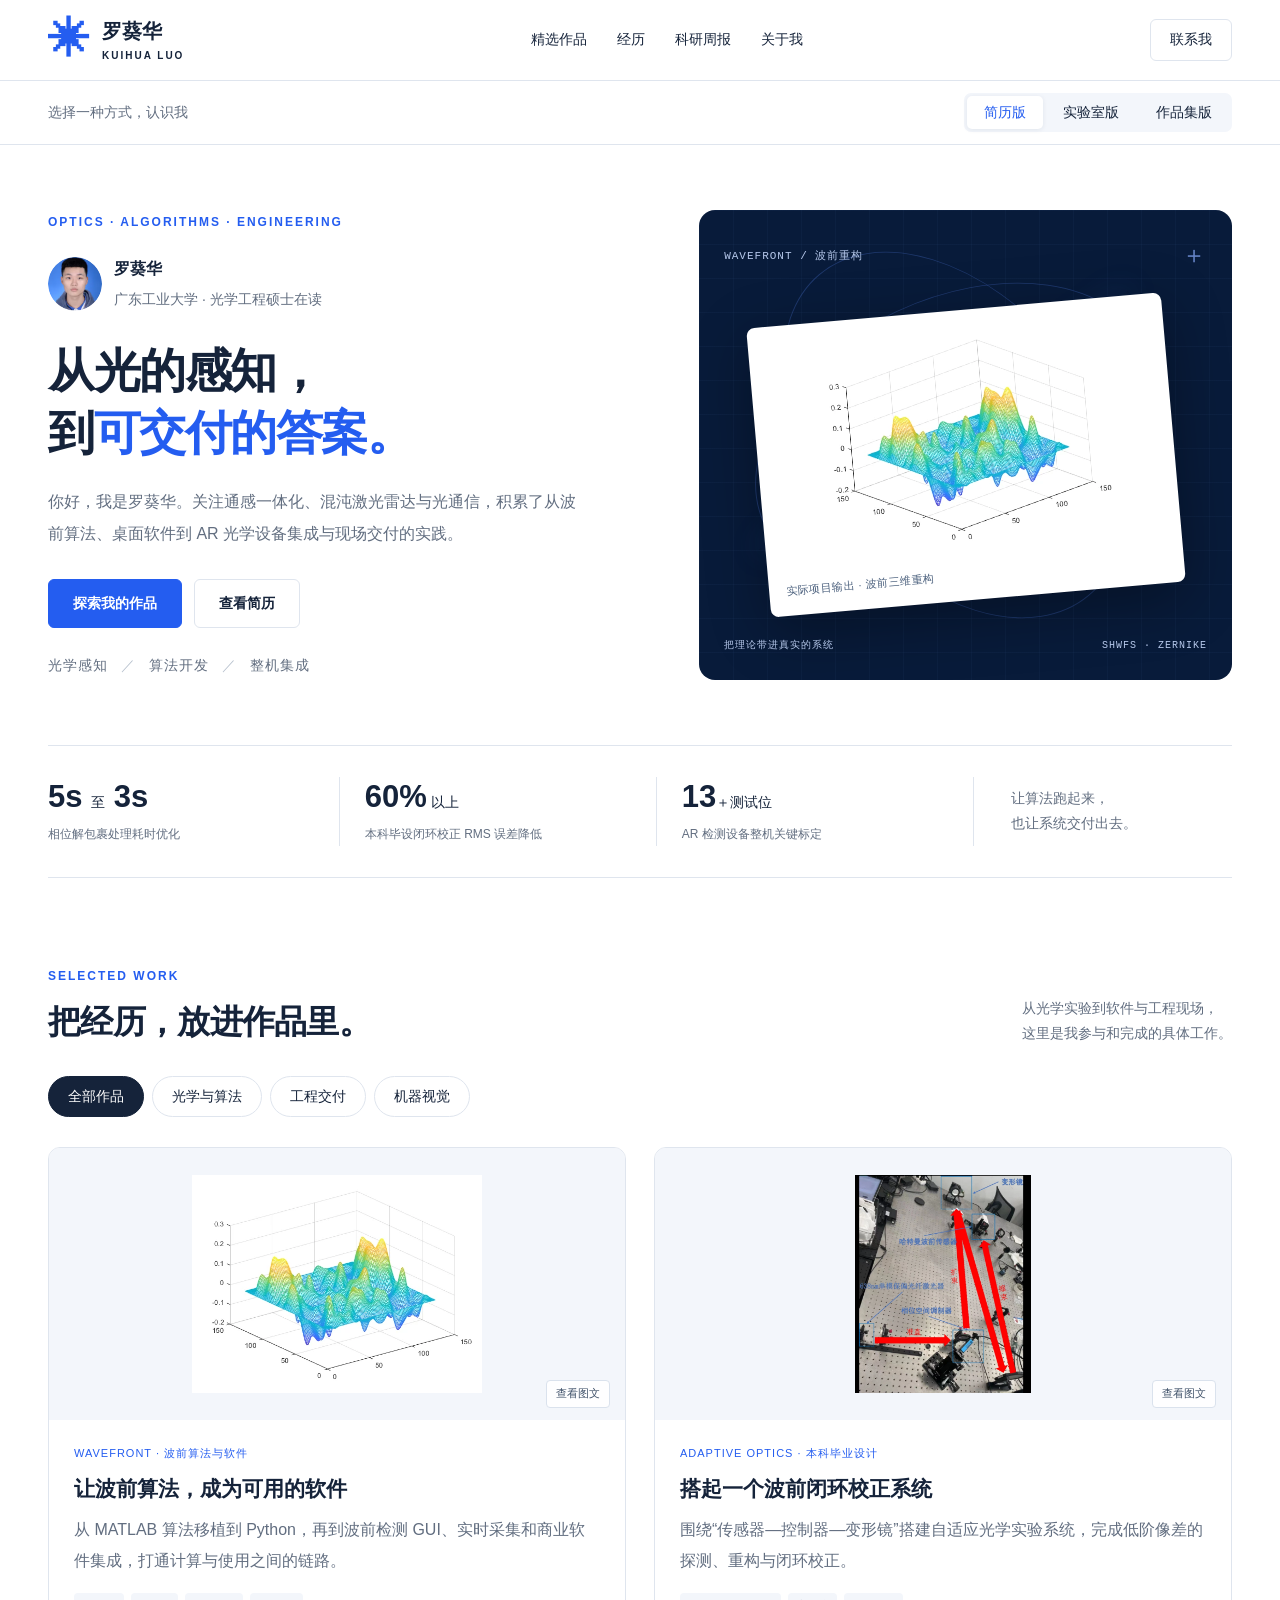
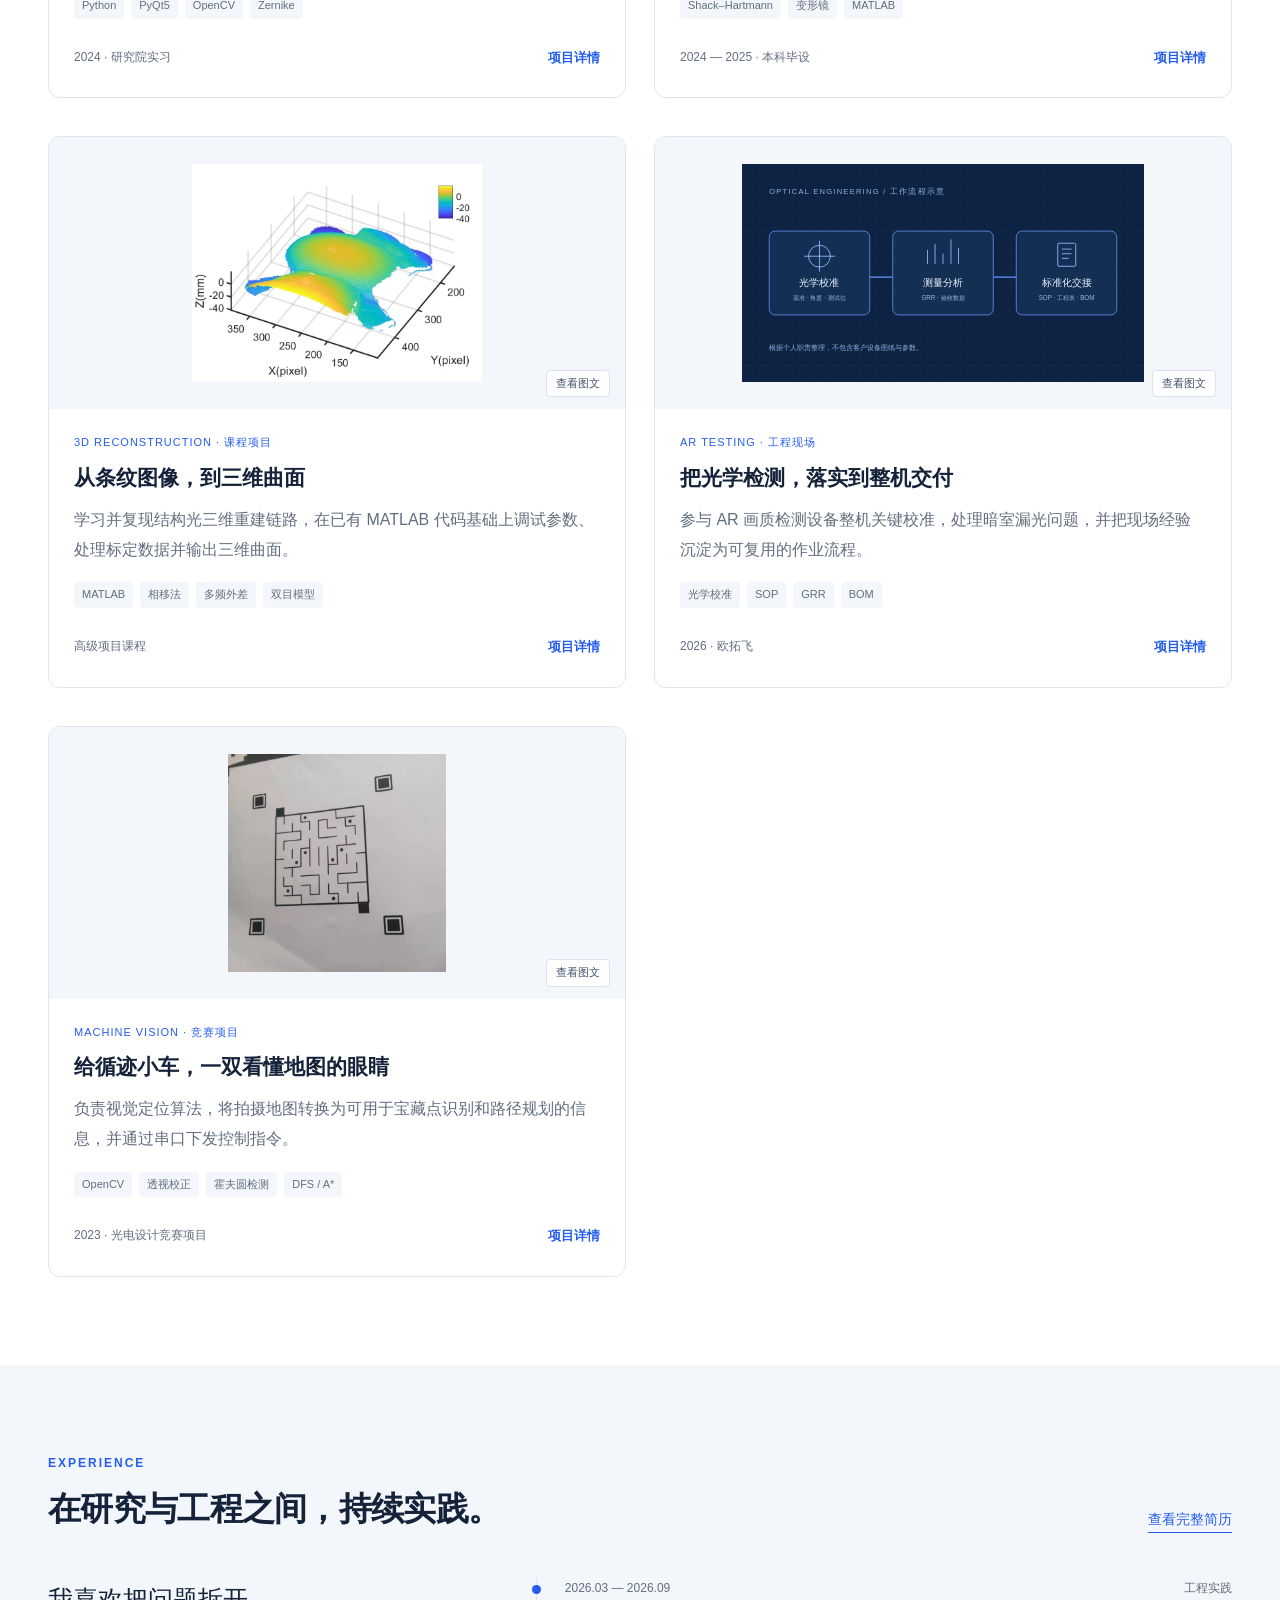
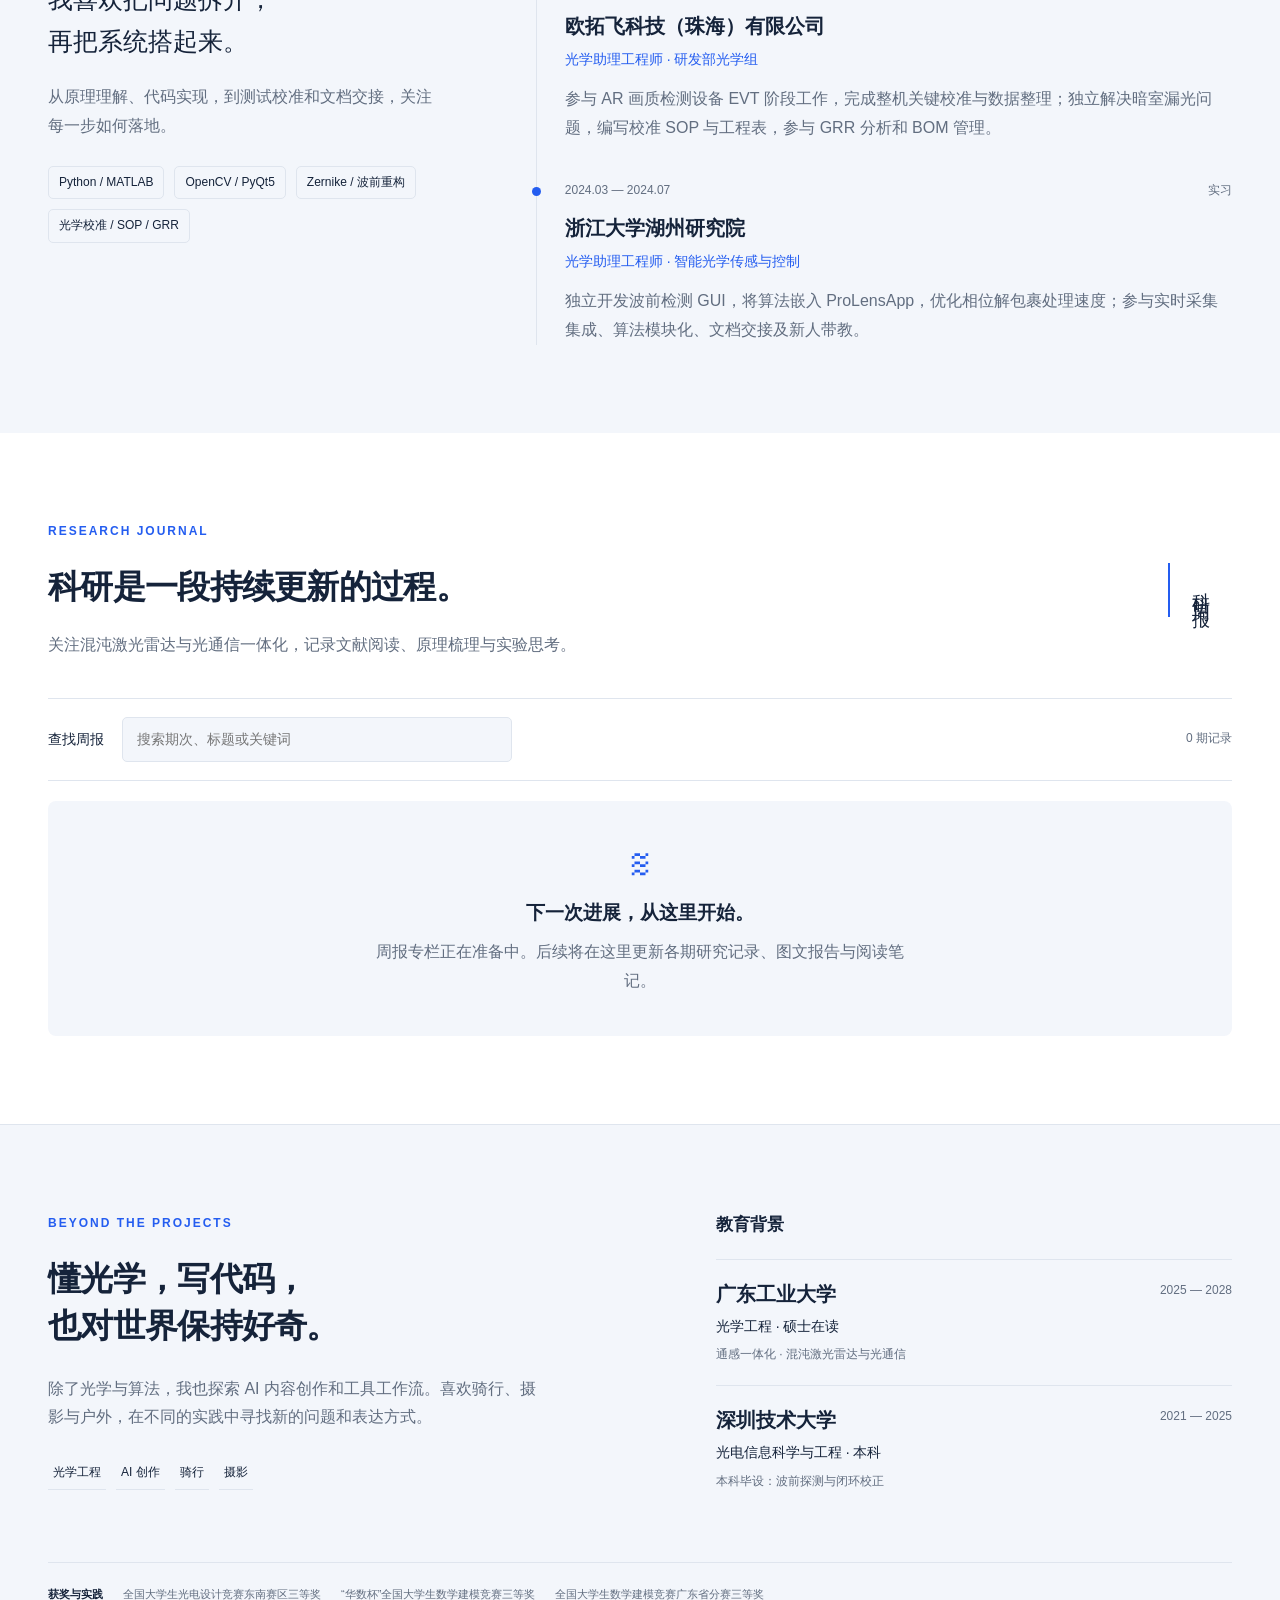
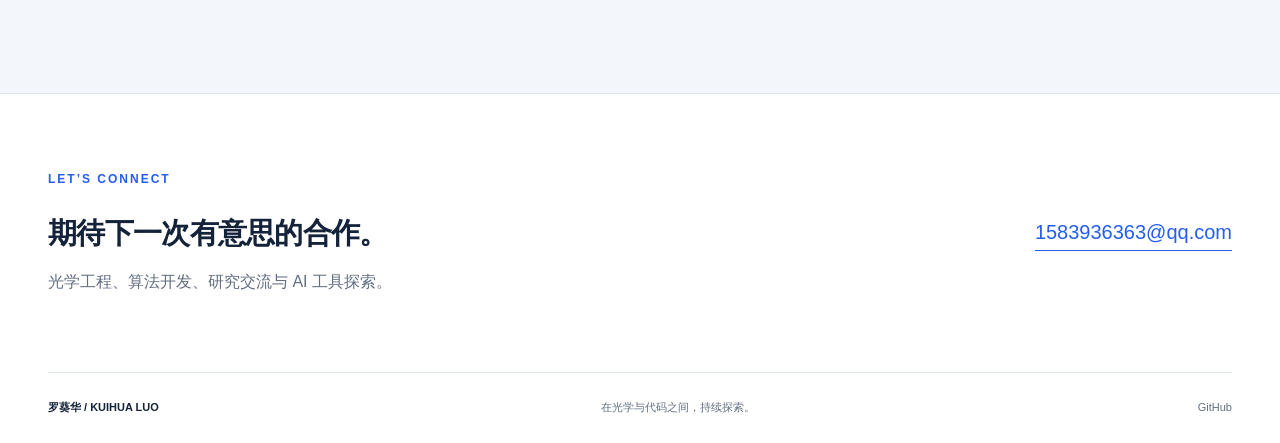
<file: index.html>
<!doctype html>
<html lang="zh-CN" data-view="resume">
<head><meta charset="UTF-8"><meta name="viewport" content="width=device-width,initial-scale=1"><meta name="description" content="罗葵华的个人主页：光学工程、波前传感与重构、AR 光学检测、机器视觉与科研记录。"><meta name="color-scheme" content="light dark"><title>罗葵华 · 光学工程与算法作品集</title><link rel="icon" href="assets/favicon.svg" type="image/svg+xml"><link rel="stylesheet" href="style.css"><script defer src="data/reports.js"></script><script defer src="app.js"></script></head>
<body>
<a class="skip" href="#main">跳到正文</a>
<header class="header"><div class="header-inner"><a class="brand" href="#home" aria-label="罗葵华主页"><span class="brand-symbol" aria-hidden="true">✳</span><span>罗葵华<span class="brand-en">KUIHUA LUO</span></span></a><nav aria-label="主导航"><a href="#work">精选作品</a><a href="#experience">经历</a><a href="#research">科研周报</a><a href="#about">关于我</a></nav><a class="header-contact" href="mailto:1583936363@qq.com">联系我</a></div></header>
<div class="view-bar"><div class="view-inner"><span>选择一种方式，认识我</span><div class="view-switch" role="group" aria-label="切换主页版本"><button data-view="resume" aria-pressed="true">简历版</button><button data-view="lab" aria-pressed="false">实验室版</button><button data-view="gallery" aria-pressed="false">作品集版</button></div></div></div>
<main id="main">
<section class="hero wrap" id="home"><div class="hero-copy"><div class="eyebrow">OPTICS · ALGORITHMS · ENGINEERING</div><div class="person"><img src="assets/portrait.png" width="54" height="54" alt="罗葵华证件照"><span>罗葵华<span>广东工业大学 · 光学工程硕士在读</span></span></div><h1>从光的感知，<br>到<span>可交付的答案。</span></h1><p class="intro">你好，我是罗葵华。关注通感一体化、混沌激光雷达与光通信，积累了从波前算法、桌面软件到 AR 光学设备集成与现场交付的实践。</p><div class="hero-actions"><a class="button primary" href="#work">探索我的作品</a><a class="button secondary" href="resume.html" target="_blank" rel="noopener">查看简历</a></div><div class="hero-note">光学感知 <span>／</span> 算法开发 <span>／</span> 整机集成</div></div><div class="hero-art"><div class="art-top"><span>WAVEFRONT / 波前重构</span><span class="art-cross">＋</span></div><div class="orbit orbit-one"></div><div class="orbit orbit-two"></div><div class="beam"></div><div class="art-grid"></div><figure class="hero-figure"><img src="assets/wavefront.webp" alt="本人项目资料中的波前三维重构结果" width="560" height="420"><figcaption>实际项目输出 · 波前三维重构</figcaption></figure><div class="art-bottom"><span>把理论带进真实的系统</span><span>SHWFS · ZERNIKE</span></div></div></section>
<section class="proof wrap" aria-label="实践成果"><div><strong>5s <span>至</span> 3s</strong><p>相位解包裹处理耗时优化</p></div><div><strong>60%<span> 以上</span></strong><p>本科毕设闭环校正 RMS 误差降低</p></div><div><strong>13<span>＋测试位</span></strong><p>AR 检测设备整机关键标定</p></div><p class="proof-note">让算法跑起来，<br>也让系统交付出去。</p></section>
<section class="section wrap works" id="work"><div class="section-head"><div><div class="eyebrow">SELECTED WORK</div><h2>把经历，放进作品里。</h2></div><p>从光学实验到软件与工程现场，<br>这里是我参与和完成的具体工作。</p></div><div class="filters" role="group" aria-label="筛选作品"><button data-filter="all" aria-pressed="true">全部作品</button><button data-filter="optics" aria-pressed="false">光学与算法</button><button data-filter="engineering" aria-pressed="false">工程交付</button><button data-filter="vision" aria-pressed="false">机器视觉</button></div><div class="project-grid" id="project-grid"></div><p class="result-empty" id="project-empty" hidden>这个分类暂时没有作品。</p></section>
<section class="experience-section" id="experience"><div class="wrap section"><div class="section-head"><div><div class="eyebrow">EXPERIENCE</div><h2>在研究与工程之间，持续实践。</h2></div><a class="text-link" href="resume.html" target="_blank" rel="noopener">查看完整简历</a></div><div class="experience-layout"><div class="experience-intro"><p>我喜欢把问题拆开，<br>再把系统搭起来。</p><span>从原理理解、代码实现，到测试校准和文档交接，关注每一步如何落地。</span><div class="skill-list"><span>Python / MATLAB</span><span>OpenCV / PyQt5</span><span>Zernike / 波前重构</span><span>光学校准 / SOP / GRR</span></div></div><div class="timeline"><article><div class="timeline-meta"><span>2026.03 — 2026.09</span><span>工程实践</span></div><h3>欧拓飞科技（珠海）有限公司</h3><p class="role">光学助理工程师 · 研发部光学组</p><p>参与 AR 画质检测设备 EVT 阶段工作，完成整机关键校准与数据整理；独立解决暗室漏光问题，编写校准 SOP 与工程表，参与 GRR 分析和 BOM 管理。</p></article><article><div class="timeline-meta"><span>2024.03 — 2024.07</span><span>实习</span></div><h3>浙江大学湖州研究院</h3><p class="role">光学助理工程师 · 智能光学传感与控制</p><p>独立开发波前检测 GUI，将算法嵌入 ProLensApp，优化相位解包裹处理速度；参与实时采集集成、算法模块化、文档交接及新人带教。</p></article></div></div></div></section>
<section class="section wrap research" id="research"><div class="research-heading"><div><div class="eyebrow">RESEARCH JOURNAL</div><h2>科研是一段持续更新的过程。</h2><p>关注混沌激光雷达与光通信一体化，记录文献阅读、原理梳理与实验思考。</p></div><span class="journal-label">科研周报</span></div><div class="journal-toolbar"><label for="report-search">查找周报</label><input id="report-search" type="search" placeholder="搜索期次、标题或关键词" autocomplete="off"><span id="report-count" aria-live="polite">0 期记录</span></div><div id="reports" aria-live="polite"></div><div id="journal-empty" class="journal-empty"><span class="journal-symbol" aria-hidden="true">≋</span><h3>下一次进展，从这里开始。</h3><p>周报专栏正在准备中。后续将在这里更新各期研究记录、图文报告与阅读笔记。</p></div></section>
<section class="about-section" id="about"><div class="section wrap"><div class="about-grid"><div><div class="eyebrow">BEYOND THE PROJECTS</div><h2>懂光学，写代码，<br>也对世界保持好奇。</h2><p>除了光学与算法，我也探索 AI 内容创作和工具工作流。喜欢骑行、摄影与户外，在不同的实践中寻找新的问题和表达方式。</p><div class="interest-tags"><span>光学工程</span><span>AI 创作</span><span>骑行</span><span>摄影</span></div></div><div class="education"><h3>教育背景</h3><article><span>2025 — 2028</span><h4>广东工业大学</h4><p>光学工程 · 硕士在读</p><small>通感一体化 · 混沌激光雷达与光通信</small></article><article><span>2021 — 2025</span><h4>深圳技术大学</h4><p>光电信息科学与工程 · 本科</p><small>本科毕设：波前探测与闭环校正</small></article></div></div><div class="awards"><span>获奖与实践</span><p>全国大学生光电设计竞赛东南赛区三等奖</p><p>“华数杯”全国大学生数学建模竞赛三等奖</p><p>全国大学生数学建模竞赛广东省分赛三等奖</p></div></div></section>
<section class="contact wrap" id="contact"><div><div class="eyebrow">LET’S CONNECT</div><h2>期待下一次有意思的合作。</h2><p>光学工程、算法开发、研究交流与 AI 工具探索。</p></div><a href="mailto:1583936363@qq.com" class="contact-mail">1583936363@qq.com</a></section>
</main><footer class="wrap"><a class="footer-name" href="#home">罗葵华 / KUIHUA LUO</a><p>在光学与代码之间，持续探索。</p><a href="https://github.com/KuiLGH/KuiLGH_Show" target="_blank" rel="noopener noreferrer">GitHub</a></footer>
<dialog id="project-dialog" aria-labelledby="dialog-title"><button class="dialog-close" id="dialog-close" aria-label="关闭项目详情">关闭 ×</button><div id="dialog-body"></div></dialog><script>try{const v=new URLSearchParams(location.search).get('view')||localStorage.getItem('lkh-home-view');if(['resume','lab','gallery'].includes(v))document.documentElement.dataset.view=v;}catch(e){}</script>
</body></html>
</file>
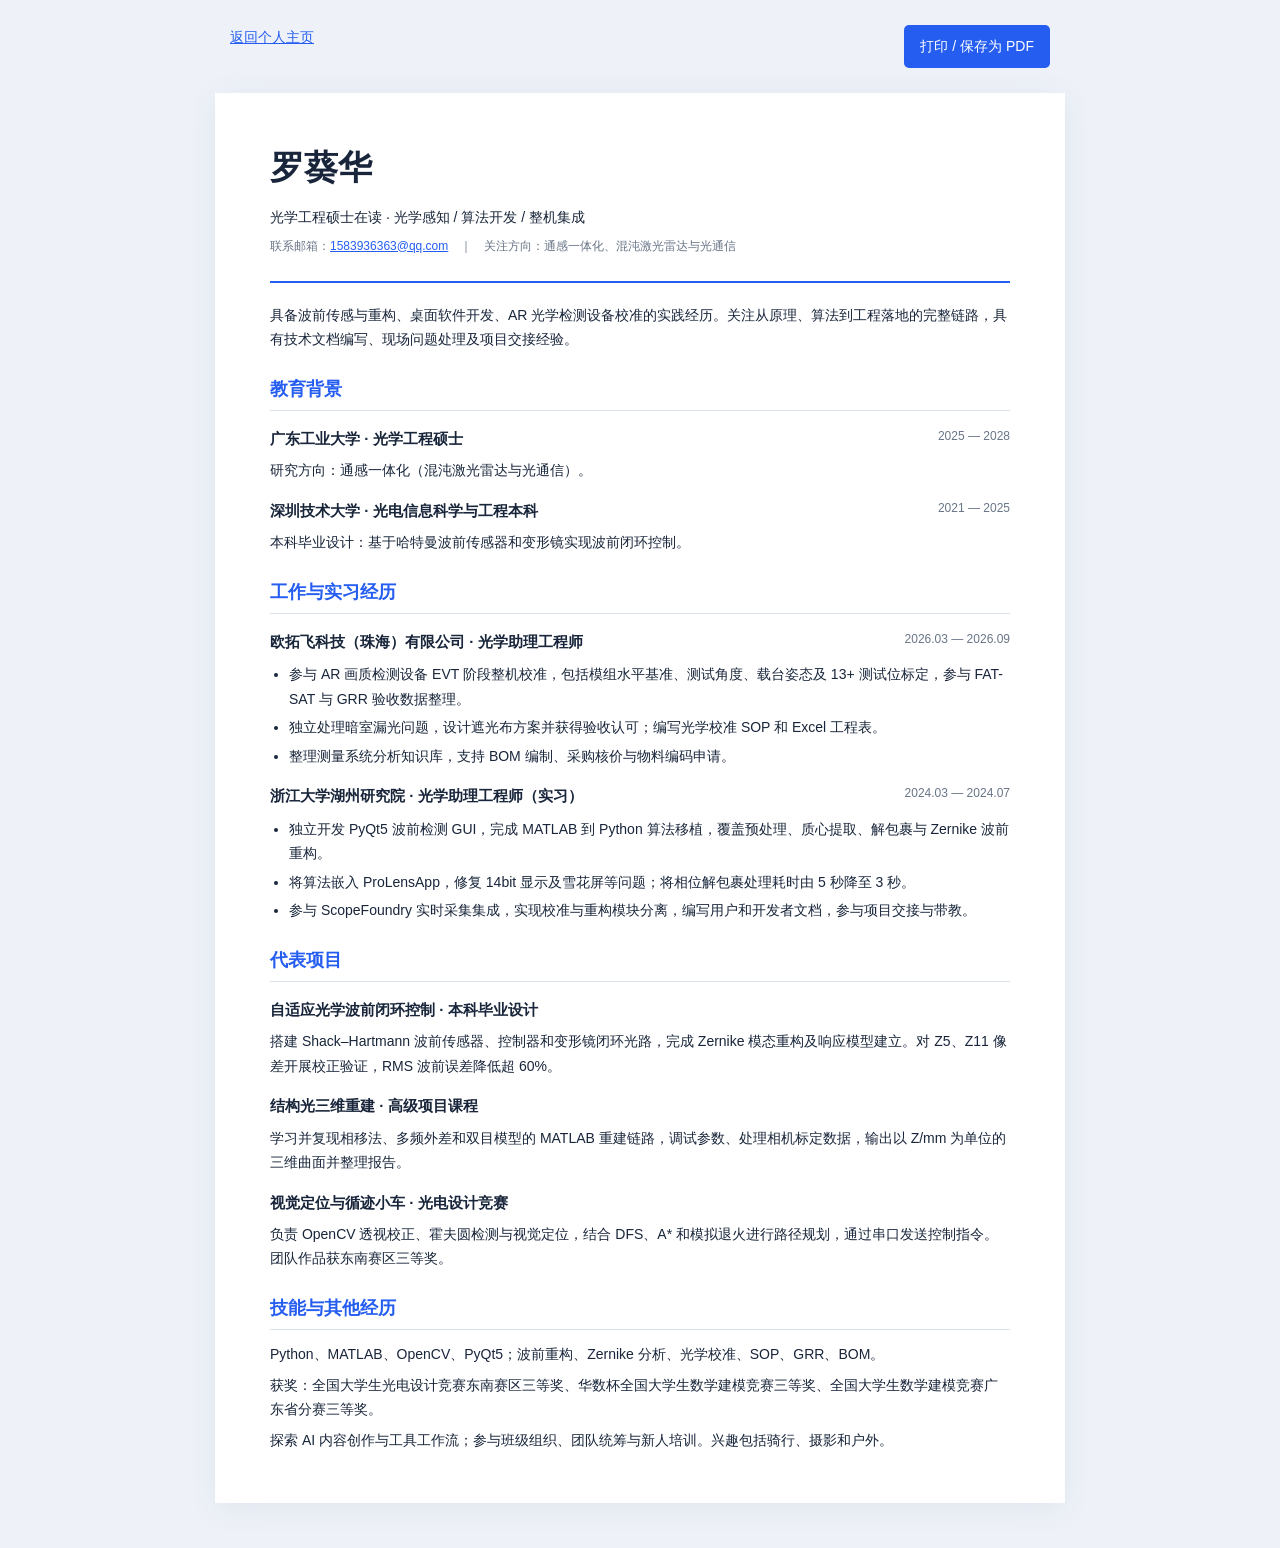
<file: resume.html>
<!doctype html><html lang="zh-CN"><head><meta charset="utf-8"><meta name="viewport" content="width=device-width,initial-scale=1"><title>罗葵华 · 个人简历</title><style>*{box-sizing:border-box}body{font-family:"Segoe UI","Microsoft YaHei",sans-serif;background:#eef2f8;color:#18253a;margin:0;font-size:14px;line-height:1.75}.toolbar{max-width:850px;margin:25px auto;display:flex;justify-content:space-between;padding:0 15px;gap:15px}button,a{font:inherit;color:#245df0}button{background:#245df0;color:white;border:0;border-radius:5px;padding:9px 16px;cursor:pointer}main{max-width:850px;margin:0 auto 45px;background:white;padding:45px 55px;box-shadow:0 5px 30px #1e345511}header{border-bottom:2px solid #245df0;padding-bottom:18px;margin-bottom:20px}h1{font-size:34px;margin:0 0 8px}h2{font-size:18px;color:#245df0;border-bottom:1px solid #dce3ed;padding-bottom:5px;margin:22px 0 12px}h3{font-size:15px;margin:15px 0 5px}p{margin:6px 0}ul{padding-left:19px;margin:7px 0}li{margin-bottom:4px}.meta{color:#687587;font-size:12px}.date{float:right;font-size:12px;font-weight:400;color:#687587}article{break-inside:avoid}@media(max-width:600px){main{padding:26px 22px}.date{float:none;display:block}}@media print{@page{size:A4;margin:13mm}body{background:white;font-size:10pt;line-height:1.55}.toolbar{display:none}main{max-width:none;margin:0;padding:0;box-shadow:none}h1{font-size:25pt}h2{font-size:13pt;margin-top:16px}h3{font-size:11pt}.meta,.date{font-size:9pt}a{color:inherit;text-decoration:none}}</style></head><body><div class="toolbar"><a href="index.html">返回个人主页</a><button type="button" onclick="window.print()">打印 / 保存为 PDF</button></div><main><header><h1>罗葵华</h1><p>光学工程硕士在读 · 光学感知 / 算法开发 / 整机集成</p><p class="meta">联系邮箱：<a href="mailto:1583936363@qq.com">1583936363@qq.com</a>　｜　关注方向：通感一体化、混沌激光雷达与光通信</p></header><p>具备波前传感与重构、桌面软件开发、AR 光学检测设备校准的实践经历。关注从原理、算法到工程落地的完整链路，具有技术文档编写、现场问题处理及项目交接经验。</p><h2>教育背景</h2><article><h3>广东工业大学 · 光学工程硕士<span class="date">2025 — 2028</span></h3><p>研究方向：通感一体化（混沌激光雷达与光通信）。</p><h3>深圳技术大学 · 光电信息科学与工程本科<span class="date">2021 — 2025</span></h3><p>本科毕业设计：基于哈特曼波前传感器和变形镜实现波前闭环控制。</p></article><h2>工作与实习经历</h2><article><h3>欧拓飞科技（珠海）有限公司 · 光学助理工程师<span class="date">2026.03 — 2026.09</span></h3><ul><li>参与 AR 画质检测设备 EVT 阶段整机校准，包括模组水平基准、测试角度、载台姿态及 13+ 测试位标定，参与 FAT-SAT 与 GRR 验收数据整理。</li><li>独立处理暗室漏光问题，设计遮光布方案并获得验收认可；编写光学校准 SOP 和 Excel 工程表。</li><li>整理测量系统分析知识库，支持 BOM 编制、采购核价与物料编码申请。</li></ul></article><article><h3>浙江大学湖州研究院 · 光学助理工程师（实习）<span class="date">2024.03 — 2024.07</span></h3><ul><li>独立开发 PyQt5 波前检测 GUI，完成 MATLAB 到 Python 算法移植，覆盖预处理、质心提取、解包裹与 Zernike 波前重构。</li><li>将算法嵌入 ProLensApp，修复 14bit 显示及雪花屏等问题；将相位解包裹处理耗时由 5 秒降至 3 秒。</li><li>参与 ScopeFoundry 实时采集集成，实现校准与重构模块分离，编写用户和开发者文档，参与项目交接与带教。</li></ul></article><h2>代表项目</h2><article><h3>自适应光学波前闭环控制 · 本科毕业设计</h3><p>搭建 Shack–Hartmann 波前传感器、控制器和变形镜闭环光路，完成 Zernike 模态重构及响应模型建立。对 Z5、Z11 像差开展校正验证，RMS 波前误差降低超 60%。</p></article><article><h3>结构光三维重建 · 高级项目课程</h3><p>学习并复现相移法、多频外差和双目模型的 MATLAB 重建链路，调试参数、处理相机标定数据，输出以 Z/mm 为单位的三维曲面并整理报告。</p></article><article><h3>视觉定位与循迹小车 · 光电设计竞赛</h3><p>负责 OpenCV 透视校正、霍夫圆检测与视觉定位，结合 DFS、A* 和模拟退火进行路径规划，通过串口发送控制指令。团队作品获东南赛区三等奖。</p></article><h2>技能与其他经历</h2><p>Python、MATLAB、OpenCV、PyQt5；波前重构、Zernike 分析、光学校准、SOP、GRR、BOM。</p><p>获奖：全国大学生光电设计竞赛东南赛区三等奖、华数杯全国大学生数学建模竞赛三等奖、全国大学生数学建模竞赛广东省分赛三等奖。</p><p>探索 AI 内容创作与工具工作流；参与班级组织、团队统筹与新人培训。兴趣包括骑行、摄影和户外。</p></main></body></html>
</file>
<file: style.css>
@charset "UTF-8";
:root{--bg:#fff;--text:#15233a;--muted:#626e80;--line:#dfe5ee;--soft:#f3f6fb;--accent:#245df0;--nav:#fff;--card:#fff;--hero:#081b3a;--radius:16px;font-family:Inter,"Segoe UI","Microsoft YaHei",sans-serif;color-scheme:light;scroll-behavior:smooth;scroll-padding-top:100px}*{box-sizing:border-box}body{margin:0;background:var(--bg);color:var(--text);font-size:16px;line-height:1.8;transition:background .25s,color .25s}a{color:inherit;text-decoration:none}button,input{font:inherit}button,a,input{-webkit-tap-highlight-color:transparent}button{cursor:pointer}button:focus-visible,a:focus-visible,input:focus-visible{outline:3px solid #648dff;outline-offset:5px}img{max-width:100%;display:block}button{color:inherit}h1,h2,h3,h4,p,figure{margin:0}h1,h2,h3,h4{line-height:1.4}button[hidden],[hidden]{display:none!important}.wrap{width:min(1200px,calc(100% - 96px));margin:auto}.header{background:var(--nav);border-bottom:1px solid var(--line);position:sticky;top:0;z-index:20}.header-inner{max-width:1440px;padding:18px 48px;margin:auto;display:flex;align-items:center;justify-content:space-between;gap:28px}.brand{display:flex;gap:12px;align-items:center;font-weight:700;font-size:20px;line-height:1.3}.brand-symbol{font-size:42px;line-height:1;color:var(--accent)}.brand-en{display:block;font-size:10px;letter-spacing:2px;margin-top:5px}.header nav{display:flex;gap:30px;font-size:14px}.header nav a:hover{color:var(--accent)}.header-contact{border:1px solid var(--line);border-radius:6px;padding:7px 19px;font-size:14px}.view-bar{border-bottom:1px solid var(--line)}.view-inner{max-width:1440px;padding:12px 48px;margin:auto;display:flex;justify-content:space-between;align-items:center;gap:16px}.view-inner>span{font-size:13px;color:var(--muted)}.view-switch{display:flex;background:var(--soft);padding:3px;border-radius:7px;gap:3px}.view-switch button{border:0;background:none;padding:6px 17px;border-radius:5px;font-size:14px;line-height:1.5}.view-switch button[aria-pressed=true]{background:var(--card);color:var(--accent);box-shadow:0 1px 5px #0a214314}.hero{display:grid;grid-template-columns:1.1fr 1fr;gap:65px;padding-top:65px;padding-bottom:65px;align-items:center}.eyebrow{font-size:12px;letter-spacing:2px;font-weight:650;color:var(--accent);margin-bottom:22px}.person{display:flex;gap:12px;align-items:center;font-size:16px;font-weight:600;margin-bottom:28px}.person img{border-radius:50%;object-fit:cover}.person span span{display:block;font-size:12px;color:var(--muted);font-weight:400;margin-top:3px}h1{font-size:clamp(36px,3.7vw,54px);letter-spacing:-1.5px;line-height:1.3;font-weight:750}h1>span{color:var(--accent)}.intro{max-width:530px;color:var(--muted);line-height:1.95;margin-top:23px;font-size:16px}.hero-actions{display:flex;gap:12px;margin-top:30px}.button{display:inline-flex;justify-content:center;padding:11px 24px;border-radius:6px;font-size:14px;font-weight:600;border:1px solid var(--line);transition:transform .2s}.button:hover{transform:translateY(-2px)}.primary{background:var(--accent);border-color:var(--accent);color:#fff}.secondary{background:var(--card)}.hero-note{font-size:12px;color:var(--muted);margin-top:25px;letter-spacing:1px}.hero-note span{margin:0 8px;color:#b5bfcc}.hero-art{position:relative;isolation:isolate;min-height:470px;border-radius:var(--radius);background:var(--hero);overflow:hidden;color:#b7c9ec;padding:25px}.art-top,.art-bottom{position:relative;z-index:3;display:flex;justify-content:space-between;align-items:center;font-family:Consolas,monospace;font-size:11px;letter-spacing:1px}.art-cross{font-size:24px;color:#6584c6}.art-bottom{position:absolute;bottom:25px;left:25px;right:25px;font-size:10px}.art-grid{position:absolute;inset:0;background-image:linear-gradient(#46639813 1px,transparent 1px),linear-gradient(90deg,#46639813 1px,transparent 1px);background-size:34px 34px;z-index:-1}.orbit{position:absolute;border:1px solid #5d8bff42;border-radius:50%;width:420px;height:420px;top:15px;left:45px;transform:rotate(-25deg) scaleY(.65);z-index:-1}.orbit-two{transform:rotate(50deg) scaleY(.65)}.beam{position:absolute;width:450px;height:2px;background:linear-gradient(90deg,transparent,#4175ff,#93c7ff,transparent);transform:rotate(-35deg);top:210px;left:20px;box-shadow:0 0 30px #477fff}.hero-figure{position:absolute;top:100px;left:11%;width:78%;background:#fff;box-shadow:0 15px 60px #0005;transform:rotate(-5deg);padding:14px;border-radius:8px}.hero-figure img{width:100%;height:230px;object-fit:contain;background:#fff}.hero-figure figcaption{color:#4b607d;font-size:11px;padding:12px 3px 0;letter-spacing:.5px}.proof{display:grid;grid-template-columns:repeat(3,1fr) .8fr;padding:31px 0;border-top:1px solid var(--line);border-bottom:1px solid var(--line);gap:25px}.proof>div{border-right:1px solid var(--line)}.proof strong{font-size:31px;font-weight:600;line-height:1.3}.proof strong span{font-size:14px;font-weight:400}.proof p{font-size:12px;color:var(--muted);margin-top:7px}.proof .proof-note{font-size:14px;line-height:1.8;margin:auto 0 auto 12px}.section{padding-top:88px;padding-bottom:88px}.section-head{display:flex;justify-content:space-between;align-items:flex-end;gap:30px;margin-bottom:30px}.section-head .eyebrow{margin-bottom:12px}h2{font-size:clamp(26px,2.6vw,34px);font-weight:650;letter-spacing:-.7px}.section-head>p{font-size:14px;color:var(--muted)}.filters{display:flex;gap:8px;flex-wrap:wrap;margin:30px 0}.filters button{border:1px solid var(--line);background:none;padding:7px 19px;border-radius:30px;font-size:14px}.filters button[aria-pressed=true]{color:#fff;background:var(--text);border-color:var(--text)}.project-grid{display:grid;grid-template-columns:repeat(2,1fr);gap:38px 28px}.project-card{border:1px solid var(--line);border-radius:12px;overflow:hidden;background:var(--card);display:flex;flex-direction:column}.project-image-button{padding:0;border:0;background:var(--soft);width:100%;position:relative;overflow:hidden;display:block}.project-image-button img{width:100%;height:272px;object-fit:contain;padding:27px;transition:transform .4s}.project-image-button:hover img{transform:scale(1.04)}.image-hint{position:absolute;bottom:12px;right:15px;font-size:11px;color:#40526a;background:#fffffff0;border:1px solid #dae2ed;padding:3px 9px;border-radius:4px}.project-copy{padding:24px 25px;flex:1;display:flex;flex-direction:column}.project-category{font-size:11px;letter-spacing:1px;color:var(--accent);margin-bottom:10px}.project-copy h3{font-size:21px;margin-bottom:12px}.project-copy>p{font-size:14px;color:var(--muted);line-height:1.9}.tags{display:flex;flex-wrap:wrap;gap:7px;margin-top:17px}.tags span{font-size:11px;color:var(--muted);background:var(--soft);padding:3px 8px;border-radius:4px}.card-bottom{display:flex;align-items:center;justify-content:space-between;margin-top:auto;padding-top:23px;font-size:12px;color:var(--muted)}.card-bottom button{font-size:13px;background:none;border:0;padding:4px 0;color:var(--accent);font-weight:600}.experience-section{background:var(--soft)}.text-link{font-size:14px;color:var(--accent);border-bottom:1px solid var(--accent);white-space:nowrap}.experience-layout{display:grid;grid-template-columns:.8fr 1.4fr;gap:90px;margin-top:45px}.experience-intro>p{font-size:25px;line-height:1.7}.experience-intro>span{display:block;font-size:14px;color:var(--muted);margin-top:20px}.skill-list{display:flex;gap:10px;flex-wrap:wrap;margin-top:25px}.skill-list span{font-size:12px;padding:5px 10px;border:1px solid var(--line);border-radius:5px}.timeline{border-left:1px solid var(--line);padding-left:28px}.timeline article{position:relative;padding-bottom:38px}.timeline article:last-child{padding-bottom:0}.timeline article:before{content:"";position:absolute;left:-33px;top:7px;width:9px;height:9px;background:var(--accent);border-radius:50%}.timeline-meta{display:flex;justify-content:space-between;font-size:12px;color:var(--muted);margin-bottom:12px}.timeline h3{font-size:20px}.timeline .role{color:var(--accent);font-size:13px;margin:7px 0 13px}.timeline article>p:last-child{font-size:14px;color:var(--muted)}.research-heading{display:flex;justify-content:space-between;gap:30px}.research h2{margin-bottom:20px}.research-heading p{color:var(--muted);font-size:14px}.journal-label{align-self:center;writing-mode:vertical-rl;font-size:18px;letter-spacing:6px;padding:15px;border-left:2px solid var(--accent)}.journal-toolbar{display:flex;align-items:center;gap:18px;margin-top:38px;border-block:1px solid var(--line);padding:18px 0;font-size:14px}.journal-toolbar input{background:var(--soft);border:1px solid var(--line);padding:9px 14px;color:var(--text);border-radius:5px;width:min(390px,100%)}.journal-toolbar>span{margin-left:auto;color:var(--muted);font-size:12px}.journal-empty{text-align:center;padding:40px 20px;background:var(--soft);border-radius:8px;margin-top:20px}.journal-symbol{font-size:44px;color:var(--accent);line-height:1}.journal-empty h3{font-size:19px;margin:12px 0}.journal-empty p{font-size:14px;color:var(--muted);max-width:540px;margin:auto}.report-item{display:block;border-bottom:1px solid var(--line);padding:25px 0}.report-item>span{color:var(--muted);font-size:12px}.report-item h3{font-size:20px;margin:8px 0}.report-item p{font-size:14px;color:var(--muted)}.about-section{border-block:1px solid var(--line);background:var(--soft)}.about-grid{display:grid;grid-template-columns:1.1fr 1fr;gap:100px}.about-grid>div>p{font-size:14px;color:var(--muted);max-width:500px;margin-top:25px}.interest-tags{display:flex;gap:10px;margin-top:25px;flex-wrap:wrap}.interest-tags span{font-size:12px;border-bottom:1px solid var(--line);padding:5px}.education h3{font-size:17px;margin-bottom:22px}.education article{position:relative;padding:20px 0;border-top:1px solid var(--line)}.education article>span{float:right;font-size:12px;color:var(--muted)}.education h4{font-size:20px}.education p{font-size:14px;margin-top:6px}.education small{font-size:12px;color:var(--muted);display:block;margin-top:5px}.awards{display:flex;gap:20px;border-top:1px solid var(--line);margin-top:50px;padding-top:22px;font-size:11px;flex-wrap:wrap;color:var(--muted)}.awards>span{font-weight:600;color:var(--text)}.contact{display:flex;gap:30px;justify-content:space-between;align-items:center;padding-block:75px}.contact h2{font-size:29px}.contact p{font-size:14px;color:var(--muted);margin-top:15px}.contact-mail{font-size:20px;border-bottom:1px solid var(--accent);color:var(--accent)}footer{border-top:1px solid var(--line);padding-block:25px;display:flex;justify-content:space-between;gap:20px;font-size:11px;color:var(--muted)}.footer-name{font-weight:600;color:var(--text)}.skip{position:fixed;top:-100px;background:var(--accent);color:white;padding:10px;z-index:100}.skip:focus{top:5px}dialog{background:var(--card);color:var(--text);border:1px solid var(--line);border-radius:14px;width:min(900px,calc(100% - 30px));max-height:90dvh;padding:42px;overscroll-behavior:contain}dialog::backdrop{background:#06132bcc;backdrop-filter:blur(5px)}.dialog-close{display:block;margin:0 0 20px auto;padding:6px 12px;border:1px solid var(--line);border-radius:5px;background:var(--soft);font-size:14px}dialog h2{margin-bottom:14px}dialog h3{font-size:16px;margin:23px 0 8px}dialog p{font-size:15px;color:var(--muted)}dialog figure{margin-top:25px;background:var(--soft);padding:15px;border-radius:6px}dialog figure img{max-height:520px;object-fit:contain;margin:auto}dialog figcaption{font-size:12px;color:var(--muted);margin-top:10px;text-align:center}body.modal-open{overflow:hidden}
html[data-view=lab]{--bg:#09111f;--text:#edf3ff;--muted:#acb9ce;--line:#28384d;--soft:#101e30;--accent:#78a9ff;--nav:#09111ff5;--card:#101c2d;--hero:#071427;color-scheme:dark}html[data-view=lab] .primary{background:#78a9ff;color:#071427}html[data-view=lab] .hero-art{border:1px solid #2c4364}html[data-view=lab] .hero{grid-template-columns:1fr 1.1fr}html[data-view=lab] .project-image-button{background:#e8effa}html[data-view=lab] .filters button[aria-pressed=true]{background:#78a9ff;color:#071427;border-color:#78a9ff}html[data-view=lab] h1{font-family:Georgia,"Microsoft YaHei",serif}html[data-view=lab] .hero-figure{transform:rotate(3deg)}
html[data-view=gallery]{--accent:#5b3cdb;--soft:#f5f3fc;--hero:#1c1539}html[data-view=gallery] main{display:flex;flex-direction:column}html[data-view=gallery] .hero{order:0;grid-template-columns:1fr 1fr;padding-top:45px;padding-bottom:45px}html[data-view=gallery] .hero-art{min-height:370px}html[data-view=gallery] .hero-figure{top:65px;transform:rotate(0)}html[data-view=gallery] .hero-figure img{height:205px}html[data-view=gallery] .hero h1{font-size:40px}html[data-view=gallery] .hero .person{margin-bottom:18px}html[data-view=gallery] .hero .intro{font-size:14px}html[data-view=gallery] .hero-note{display:none}html[data-view=gallery] .works{order:1;padding-top:45px}html[data-view=gallery] .proof{order:2}html[data-view=gallery] .experience-section{order:3;margin-top:75px}html[data-view=gallery] .research{order:4}html[data-view=gallery] .about-section{order:5}html[data-view=gallery] .contact{order:6}html[data-view=gallery] .project-grid{grid-template-columns:repeat(3,1fr);gap:24px}html[data-view=gallery] .project-image-button img{height:230px;padding:18px}html[data-view=gallery] .project-copy h3{font-size:19px}html[data-view=gallery] .project-copy{padding:20px}html[data-view=gallery] .project-card:first-child{grid-column:span 2}html[data-view=gallery] .project-card:first-child .project-image-button img{height:300px}
@media(min-width:1550px){.hero{padding-block:85px}.hero-art{min-height:520px}.hero-figure{top:120px}}
@media(max-width:1000px){.wrap{width:calc(100% - 56px)}.header-inner,.view-inner{padding-inline:28px}.hero{gap:32px;grid-template-columns:1fr 1fr}.hero-art{min-height:420px}.hero-figure{left:6%;width:88%;top:95px}.hero-figure img{height:200px}.experience-layout,.about-grid{gap:45px}.proof strong{font-size:25px}.proof{grid-template-columns:repeat(3,1fr)}.proof .proof-note{display:none}html[data-view=gallery] .project-grid{grid-template-columns:repeat(2,1fr)}html[data-view=gallery] .project-card:first-child{grid-column:auto}html[data-view=gallery] .project-card:first-child .project-image-button img{height:230px}.header nav{gap:19px}.contact-mail{font-size:16px}}
@media(max-width:720px){.wrap{width:calc(100% - 36px)}.header-inner{padding:14px 18px;gap:12px;flex-wrap:wrap}.brand{font-size:17px}.brand-symbol{font-size:33px}.brand-en{font-size:9px}.header nav{order:3;width:100%;justify-content:space-between;font-size:13px;gap:10px}.header-contact{font-size:12px;padding:4px 12px}.view-inner{padding:10px 18px;flex-wrap:wrap;gap:8px}.view-inner>span{font-size:11px}.view-switch button{font-size:12px;padding:6px 12px}.hero,html[data-view=lab] .hero,html[data-view=gallery] .hero{grid-template-columns:1fr;padding-block:35px;gap:30px}.eyebrow{font-size:10px;letter-spacing:1.5px;margin-bottom:18px}.person{margin-bottom:24px}.hero h1,html[data-view=gallery] .hero h1{font-size:38px}.intro{font-size:14px;line-height:1.9}.hero-art,html[data-view=gallery] .hero-art{min-height:350px}.hero-figure,html[data-view=gallery] .hero-figure{left:12%;width:76%;top:62px}.hero-figure img,html[data-view=gallery] .hero-figure img{height:195px}.hero-actions{margin-top:24px}.button{font-size:13px;padding:10px 19px}.hero-note{font-size:10px}.art-top{font-size:9px}.art-bottom{font-size:9px}.proof{gap:12px;padding-block:23px}.proof strong{font-size:23px}.proof strong span{font-size:10px}.proof p{font-size:10px;max-width:100px}.proof>div:last-of-type{border:0}.section{padding-block:56px}.section-head{align-items:flex-start;flex-direction:column;gap:16px}.section-head>p{font-size:13px}.section h2{font-size:26px}.filters{gap:7px;margin:25px 0}.filters button{font-size:12px;padding:6px 13px}.project-grid,html[data-view=gallery] .project-grid{grid-template-columns:1fr;gap:25px}.project-image-button img,html[data-view=gallery] .project-image-button img,html[data-view=gallery] .project-card:first-child .project-image-button img{height:250px;padding:25px}.project-copy{padding:22px}.project-copy h3{font-size:20px}.project-copy>p{font-size:14px}.experience-layout,.about-grid{grid-template-columns:1fr;gap:35px}.experience-intro>p{font-size:21px}.timeline{padding-left:20px}.timeline article:before{left:-25px}.timeline h3{font-size:19px}.timeline-meta{font-size:11px}.research-heading{gap:15px}.journal-label{font-size:15px;padding:9px;white-space:nowrap}.research-heading p{font-size:13px}.journal-toolbar{gap:10px;flex-wrap:wrap;margin-top:25px}.journal-toolbar label{font-size:12px}.journal-toolbar input{width:100%;order:3;font-size:14px}.journal-empty{padding:30px 15px}.journal-empty p{font-size:13px}.awards{gap:12px;margin-top:30px}.awards p{width:100%}.contact{flex-direction:column;align-items:flex-start;padding-block:50px;gap:23px}.contact h2{font-size:25px}footer{flex-wrap:wrap;font-size:10px}footer p{width:100%;order:3}dialog{padding:23px}dialog h2{font-size:24px}.education article>span{font-size:11px}html[data-view=gallery] .experience-section{margin-top:45px}}
.intro,.project-copy>p,.timeline article>p:last-child,.experience-intro>span,.about-grid>div>p,.research-heading p,.journal-empty p,.contact p,dialog p{font-size:16px}.view-inner>span,.view-switch button,.filters button,.hero-note,.person span span,.timeline .role,.journal-toolbar,.education p{font-size:14px}
@media(prefers-reduced-motion:reduce){:root{scroll-behavior:auto}*,*:before,*:after{transition:none!important;animation:none!important}}
</file>
